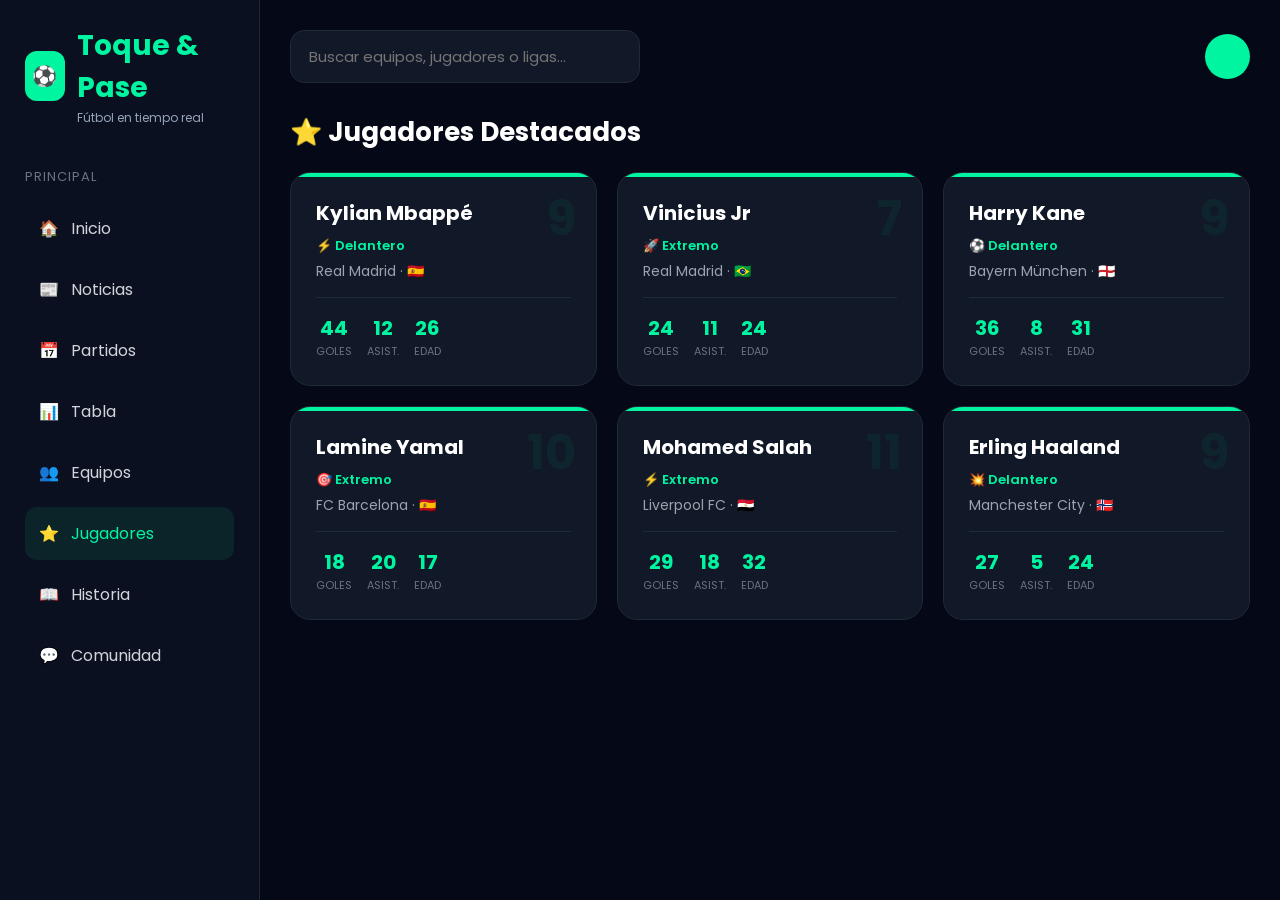
<file: jugadores.html>
<!DOCTYPE html>
<html lang="es">
<head>
<meta charset="UTF-8">
<meta name="viewport" content="width=device-width, initial-scale=1.0">
<title>Jugadores | Toque & Pase</title>
<link href="https://fonts.googleapis.com/css2?family=Poppins:wght@300;400;500;600;700&display=swap" rel="stylesheet">
<style>
*{margin:0;padding:0;box-sizing:border-box;font-family:'Poppins',sans-serif;}
body{background:#050816;color:white;display:flex;}
.sidebar{width:260px;height:100vh;background:#0b1020;border-right:1px solid #1f2937;padding:25px;position:fixed;overflow-y:auto;}
.logo{display:flex;align-items:center;gap:12px;margin-bottom:40px;}
.logo-box{width:50px;height:50px;background:#00f5a0;border-radius:12px;display:flex;align-items:center;justify-content:center;font-weight:bold;font-size:20px;color:#000;}
.logo-text h2{font-size:28px;color:#00f5a0;}
.logo-text p{font-size:12px;color:#94a3b8;}
.menu-title{margin:30px 0 15px;font-size:13px;letter-spacing:1px;text-transform:uppercase;color:#6b7280;}
.sidebar a{display:flex;align-items:center;gap:12px;padding:14px;border-radius:12px;text-decoration:none;color:#d1d5db;transition:0.3s;margin-bottom:8px;}
.sidebar a:hover,.sidebar a.active{background:#00f5a015;color:#00f5a0;}
.main{margin-left:260px;width:100%;padding:30px;}
.topbar{display:flex;justify-content:space-between;align-items:center;margin-bottom:30px;}
.search{width:350px;padding:14px 18px;background:#111827;border:1px solid #1f2937;border-radius:14px;outline:none;color:white;font-size:15px;}
.avatar{width:45px;height:45px;border-radius:50%;background:#00f5a0;}
.section-title{margin-bottom:20px;font-size:26px;}

.jugadores-grid{display:grid;grid-template-columns:repeat(auto-fit,minmax(240px,1fr));gap:20px;}
.jugador-card{background:#111827;border:1px solid #1f2937;border-radius:20px;padding:25px;transition:0.3s;position:relative;overflow:hidden;}
.jugador-card::before{content:'';position:absolute;top:0;left:0;right:0;height:4px;background:#00f5a0;}
.jugador-card:hover{transform:translateY(-5px);border-color:#00f5a0;}
.jugador-numero{font-size:48px;font-weight:700;color:#00f5a010;position:absolute;top:10px;right:20px;}
.jugador-nombre{font-size:20px;font-weight:700;margin-bottom:8px;}
.jugador-posicion{color:#00f5a0;font-size:13px;font-weight:600;margin-bottom:5px;}
.jugador-equipo{color:#9ca3af;font-size:14px;margin-bottom:15px;}
.jugador-stats{display:flex;gap:15px;margin-top:15px;padding-top:15px;border-top:1px solid #1f2937;}
.stat{text-align:center;}
.stat-num{font-size:20px;font-weight:700;color:#00f5a0;}
.stat-label{font-size:11px;color:#6b7280;text-transform:uppercase;}

@media(max-width:768px){
  .sidebar{width:100px;padding:15px;}
  .logo-text,.menu-title,.sidebar a span{display:none;}
  .main{margin-left:100px;padding:20px;}
  .search{width:180px;}
}
</style>
</head>
<body>

<div class="sidebar">
  <div class="logo">
    <div class="logo-box">⚽</div>
    <div class="logo-text"><h2>Toque & Pase</h2><p>Fútbol en tiempo real</p></div>
  </div>
  <div class="menu-title">Principal</div>
  <a href="index.html">🏠 <span>Inicio</span></a>
  <a href="noticias.html">📰 <span>Noticias</span></a>
  <a href="partidos.html">📅 <span>Partidos</span></a>
  <a href="tabla.html">📊 <span>Tabla</span></a>
  <a href="equipos.html">👥 <span>Equipos</span></a>
  <a class="active" href="jugadores.html">⭐ <span>Jugadores</span></a>
  <a href="historia.html">📖 <span>Historia</span></a>
  <a href="comunidad.html">💬 <span>Comunidad</span></a>
</div>

<div class="main">
  <div class="topbar">
    <input class="search" type="text" placeholder="Buscar equipos, jugadores o ligas...">
    <div class="avatar"></div>
  </div>

  <h2 class="section-title">⭐ Jugadores Destacados</h2>

  <div class="jugadores-grid">

    <div class="jugador-card">
      <div class="jugador-numero">9</div>
      <div class="jugador-nombre">Kylian Mbappé</div>
      <div class="jugador-posicion">⚡ Delantero</div>
      <div class="jugador-equipo">Real Madrid · 🇪🇸</div>
      <div class="jugador-stats">
        <div class="stat"><div class="stat-num">44</div><div class="stat-label">Goles</div></div>
        <div class="stat"><div class="stat-num">12</div><div class="stat-label">Asist.</div></div>
        <div class="stat"><div class="stat-num">26</div><div class="stat-label">Edad</div></div>
      </div>
    </div>

    <div class="jugador-card">
      <div class="jugador-numero">7</div>
      <div class="jugador-nombre">Vinicius Jr</div>
      <div class="jugador-posicion">🚀 Extremo</div>
      <div class="jugador-equipo">Real Madrid · 🇧🇷</div>
      <div class="jugador-stats">
        <div class="stat"><div class="stat-num">24</div><div class="stat-label">Goles</div></div>
        <div class="stat"><div class="stat-num">11</div><div class="stat-label">Asist.</div></div>
        <div class="stat"><div class="stat-num">24</div><div class="stat-label">Edad</div></div>
      </div>
    </div>

    <div class="jugador-card">
      <div class="jugador-numero">9</div>
      <div class="jugador-nombre">Harry Kane</div>
      <div class="jugador-posicion">⚽ Delantero</div>
      <div class="jugador-equipo">Bayern München · 🏴󠁧󠁢󠁥󠁮󠁧󠁿</div>
      <div class="jugador-stats">
        <div class="stat"><div class="stat-num">36</div><div class="stat-label">Goles</div></div>
        <div class="stat"><div class="stat-num">8</div><div class="stat-label">Asist.</div></div>
        <div class="stat"><div class="stat-num">31</div><div class="stat-label">Edad</div></div>
      </div>
    </div>

    <div class="jugador-card">
      <div class="jugador-numero">10</div>
      <div class="jugador-nombre">Lamine Yamal</div>
      <div class="jugador-posicion">🎯 Extremo</div>
      <div class="jugador-equipo">FC Barcelona · 🇪🇸</div>
      <div class="jugador-stats">
        <div class="stat"><div class="stat-num">18</div><div class="stat-label">Goles</div></div>
        <div class="stat"><div class="stat-num">20</div><div class="stat-label">Asist.</div></div>
        <div class="stat"><div class="stat-num">17</div><div class="stat-label">Edad</div></div>
      </div>
    </div>

    <div class="jugador-card">
      <div class="jugador-numero">11</div>
      <div class="jugador-nombre">Mohamed Salah</div>
      <div class="jugador-posicion">⚡ Extremo</div>
      <div class="jugador-equipo">Liverpool FC · 🇪🇬</div>
      <div class="jugador-stats">
        <div class="stat"><div class="stat-num">29</div><div class="stat-label">Goles</div></div>
        <div class="stat"><div class="stat-num">18</div><div class="stat-label">Asist.</div></div>
        <div class="stat"><div class="stat-num">32</div><div class="stat-label">Edad</div></div>
      </div>
    </div>

    <div class="jugador-card">
      <div class="jugador-numero">9</div>
      <div class="jugador-nombre">Erling Haaland</div>
      <div class="jugador-posicion">💥 Delantero</div>
      <div class="jugador-equipo">Manchester City · 🇳🇴</div>
      <div class="jugador-stats">
        <div class="stat"><div class="stat-num">27</div><div class="stat-label">Goles</div></div>
        <div class="stat"><div class="stat-num">5</div><div class="stat-label">Asist.</div></div>
        <div class="stat"><div class="stat-num">24</div><div class="stat-label">Edad</div></div>
      </div>
    </div>

  </div>
</div>

</body>
</html>
</file>
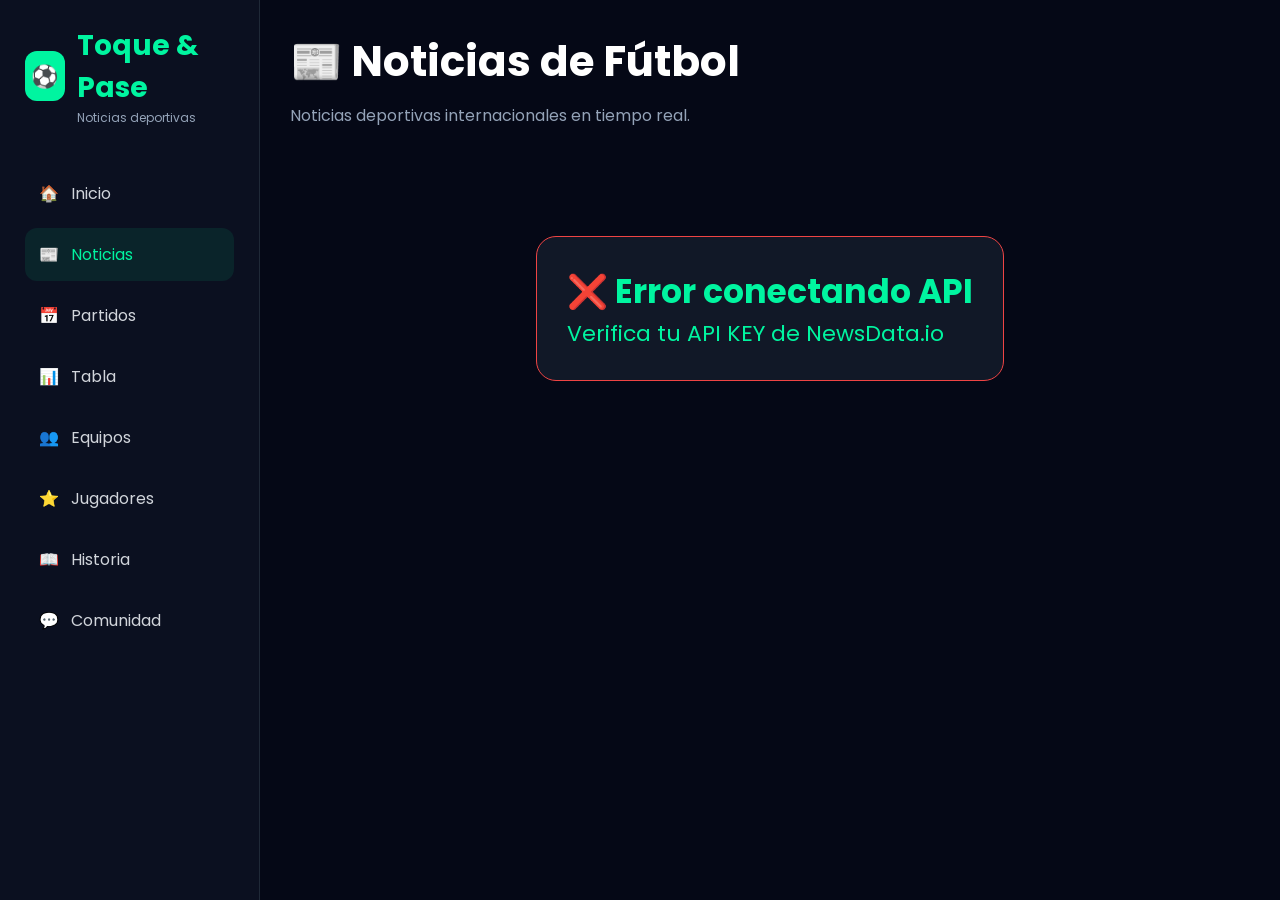
<file: noticias.html>
<!DOCTYPE html>
<html lang="es">
<head>

<meta charset="UTF-8">
<meta name="viewport" content="width=device-width, initial-scale=1.0">

<title>Noticias | Toque & Pase</title>

<link href="https://fonts.googleapis.com/css2?family=Poppins:wght@300;400;500;600;700&display=swap" rel="stylesheet">

<style>

*{
margin:0;
padding:0;
box-sizing:border-box;
font-family:'Poppins',sans-serif;
}

body{
background:#050816;
color:white;
display:flex;
}

/* SIDEBAR */

.sidebar{
width:260px;
height:100vh;
background:#0b1020;
border-right:1px solid #1f2937;
padding:25px;
position:fixed;
overflow-y:auto;
}

.logo{
display:flex;
align-items:center;
gap:12px;
margin-bottom:40px;
}

.logo-box{
width:50px;
height:50px;
background:#00f5a0;
border-radius:12px;
display:flex;
align-items:center;
justify-content:center;
font-size:22px;
font-weight:bold;
color:black;
}

.logo-text h2{
font-size:28px;
color:#00f5a0;
}

.logo-text p{
font-size:12px;
color:#94a3b8;
}

.sidebar a{
display:flex;
align-items:center;
gap:12px;
padding:14px;
border-radius:12px;
text-decoration:none;
color:#d1d5db;
transition:0.3s;
margin-bottom:8px;
}

.sidebar a:hover,
.sidebar a.active{
background:#00f5a015;
color:#00f5a0;
}

/* MAIN */

.main{
margin-left:260px;
width:100%;
padding:30px;
}

/* HEADER */

.header{
margin-bottom:30px;
}

.header h1{
font-size:42px;
margin-bottom:10px;
}

.header p{
color:#94a3b8;
}

/* GRID */

.news-grid{
display:grid;
grid-template-columns:repeat(auto-fit,minmax(340px,1fr));
gap:25px;
}

/* CARD */

.news-card{
background:#111827;
border:1px solid #1f2937;
border-radius:24px;
overflow:hidden;
transition:0.3s;
}

.news-card:hover{
transform:translateY(-5px);
border-color:#00f5a0;
}

.news-card img{
width:100%;
height:220px;
object-fit:cover;
}

.news-content{
padding:22px;
}

.news-source{
display:inline-block;
padding:6px 12px;
background:#00f5a015;
color:#00f5a0;
border-radius:20px;
font-size:13px;
margin-bottom:15px;
}

.news-content h2{
font-size:24px;
line-height:1.4;
margin-bottom:15px;
}

.news-content p{
color:#bfc7d5;
line-height:1.7;
margin-bottom:20px;
}

.news-footer{
display:flex;
justify-content:space-between;
align-items:center;
}

.date{
color:#9ca3af;
font-size:14px;
}

.btn{
padding:12px 18px;
background:#00f5a0;
color:black;
text-decoration:none;
border-radius:12px;
font-weight:600;
}

/* LOADING */

.loading{
height:300px;
display:flex;
justify-content:center;
align-items:center;
font-size:22px;
color:#00f5a0;
}

.error{
background:#111827;
padding:30px;
border-radius:20px;
border:1px solid #ef4444;
}

@media(max-width:768px){

.sidebar{
width:100px;
padding:15px;
}

.logo-text,
.sidebar a span{
display:none;
}

.main{
margin-left:100px;
padding:20px;
}

.news-grid{
grid-template-columns:1fr;
}

}

</style>

</head>

<body>

<!-- SIDEBAR -->

<div class="sidebar">

<div class="logo">

<div class="logo-box">
⚽
</div>

<div class="logo-text">
<h2>Toque & Pase</h2>
<p>Noticias deportivas</p>
</div>

</div>

<a href="index.html">
🏠 <span>Inicio</span>
</a>

<a class="active" href="noticias.html">
📰 <span>Noticias</span>
</a>

<a href="partidos.html">
📅 <span>Partidos</span>
</a>

<a href="tabla.html">
📊 <span>Tabla</span>
</a>

<a href="equipos.html">
👥 <span>Equipos</span>
</a>

<a href="jugadores.html">
⭐ <span>Jugadores</span>
</a>

<a href="historia.html">
📖 <span>Historia</span>
</a>

<a href="comunidad.html">
💬 <span>Comunidad</span>
</a>

</div>

<!-- MAIN -->

<div class="main">

<div class="header">

<h1>
📰 Noticias de Fútbol
</h1>

<p>
Noticias deportivas internacionales en tiempo real.
</p>

</div>

<div id="loading" class="loading">
Cargando noticias...
</div>

<div id="news" class="news-grid"></div>

</div>

<script>

/*

REEMPLAZA ESTO CON TU API KEY

*/

const API_KEY = "pub_4dac460ecf344979bee8f59bd9c04ca4";

async function cargarNoticias(){

try{

const response = await fetch(
`https://newsdata.io/api/1/news?apikey=${API_KEY}&q=futbol&language=es`
);

const data = await response.json();

document.getElementById("loading").style.display = "none";

const news = document.getElementById("news");

if(!data.results){

news.innerHTML = `
<div class="error">
<h2>❌ Error cargando noticias</h2>
<p>La API no respondió correctamente.</p>
</div>
`;

return;

}

data.results.forEach(article => {

news.innerHTML += `

<div class="news-card">

<img src="${article.image_url || 'https://images.unsplash.com/photo-1574629810360-7efbbe195018?q=80&w=1200&auto=format&fit=crop'}">

<div class="news-content">

<div class="news-source">
${article.source_id || 'Fútbol'}
</div>

<h2>
${article.title}
</h2>

<p>
${article.description || 'Noticias deportivas actualizadas.'}
</p>

<div class="news-footer">

<div class="date">
${article.pubDate || ''}
</div>

<a class="btn" href="${article.link}" target="_blank">
Leer más
</a>

</div>

</div>

</div>

`;

});

}catch(error){

console.log(error);

document.getElementById("loading").innerHTML = `

<div class="error">

<h2>
❌ Error conectando API
</h2>

<p>
Verifica tu API KEY de NewsData.io
</p>

</div>

`;

}

}

cargarNoticias();

</script>

</body>
</html>
</file>
